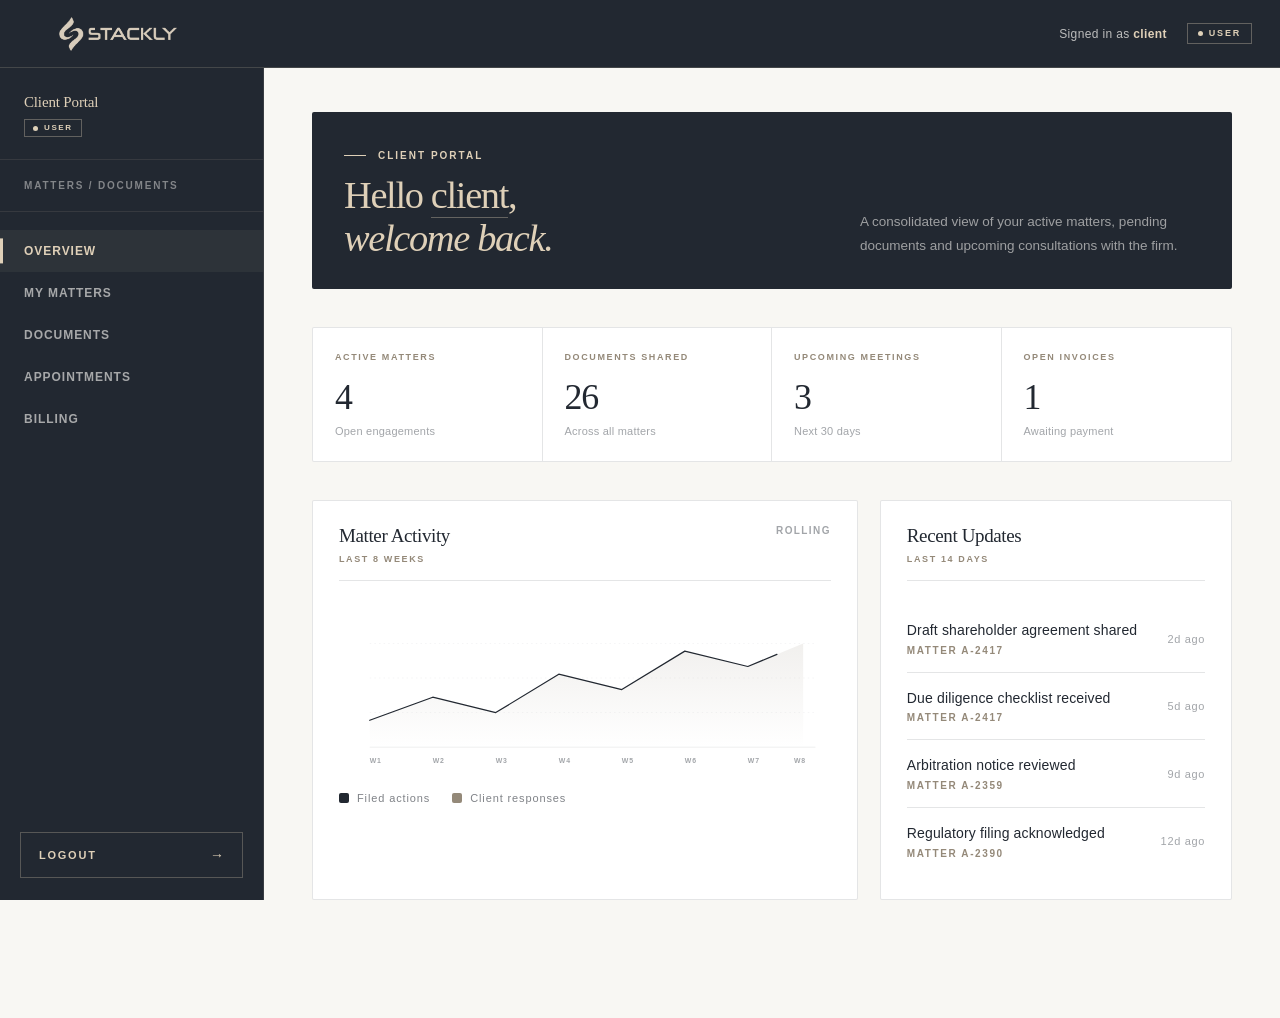
<file: html/user.html>
<!DOCTYPE html>
<html lang="en">

<head>
    <meta charset="UTF-8">
    <meta name="viewport" content="width=device-width, initial-scale=1.0">
    <meta name="description" content="STACKLY Legal — Client Portal.">
    <title>Client Portal — STACKLY Legal</title>
    <link rel="stylesheet" href="../global.css">
    <script src="https://cdn.jsdelivr.net/npm/gsap@3.12.7/dist/gsap.min.js"></script>
    <style>
        /* =========================================================
   USER DASHBOARD — Self-contained
   ========================================================= */

        :root {
            --charcoal: #222831;
            --slate: #393E46;
            --taupe: #948979;
            --ivory: #DFD0B8;
            --white: #f8f7f3;
            --paper: #ffffff;
            --line: rgba(34, 40, 49, 0.12);
            --line-strong: rgba(34, 40, 49, 0.22);
            --muted: rgba(34, 40, 49, 0.58);
            --muted-soft: rgba(34, 40, 49, 0.42);
            --header-h: 68px;
            --sidebar-w: 264px;
            --ease: cubic-bezier(.22, .61, .36, 1);
            --radius: 2px;
        }

        *,
        *::before,
        *::after {
            box-sizing: border-box;
        }

        html,
        body {
            margin: 0;
            padding: 0;
            overflow-x: hidden;
        }

        body.dash {
            background: var(--white);
            color: var(--charcoal);
            font-family: Arial, Helvetica, sans-serif;
            -webkit-font-smoothing: antialiased;
            min-height: 100vh;
            overflow-x: hidden;
        }

        body.dash.no-scroll {
            overflow: hidden;
        }

        img {
            display: block;
            max-width: 100%;
        }

        a {
            color: inherit;
            text-decoration: none;
        }

        button {
            font: inherit;
            border: 0;
            background: transparent;
            cursor: pointer;
        }

        /* =========================================================
   HEADER
   ========================================================= */

        .dash-header {
            position: fixed;
            top: 0;
            left: 0;
            right: 0;
            height: var(--header-h);
            z-index: 200;
            display: flex;
            align-items: center;
            justify-content: space-between;
            gap: 24px;
            padding: 0 28px;
            background: var(--charcoal);
            color: var(--white);
            border-bottom: 1px solid rgba(223, 208, 184, 0.18);
        }

        .dash-header-brand {
            display: inline-flex;
            align-items: center;
            gap: 12px;
            color: var(--ivory);
            flex-shrink: 0;
            transition: opacity .3s ease;
        }

        .dash-header-brand:hover {
            opacity: 0.82;
        }

        .dash-header-brand img {
            width: 180px;
            height: 34px;
            object-fit: contain;
            filter: brightness(0) saturate(100%) invert(87%) sepia(9%) saturate(401%) hue-rotate(357deg) brightness(95%) contrast(89%);
        }

        .dash-header-brand-name {
            font-family: Georgia, "Times New Roman", serif;
            font-size: 18px;
            letter-spacing: -.02em;
        }

        .dash-header-right {
            display: flex;
            align-items: center;
            gap: 20px;
        }

        .dash-header-user {
            display: flex;
            align-items: center;
            gap: 12px;
            color: rgba(248, 247, 243, 0.72);
            font-size: 12px;
            letter-spacing: 0.03em;
        }

        .dash-header-user strong {
            color: var(--ivory);
            font-weight: 600;
        }

        .role-chip {
            display: inline-flex;
            align-items: center;
            gap: 6px;
            padding: 5px 10px;
            border: 1px solid rgba(223, 208, 184, 0.34);
            color: var(--ivory);
            font-size: 9px;
            font-weight: 700;
            letter-spacing: 0.2em;
            text-transform: uppercase;
            line-height: 1;
        }

        .role-chip::before {
            content: "";
            width: 5px;
            height: 5px;
            border-radius: 50%;
            background: var(--ivory);
        }

        .menu-btn {
            display: none;
            width: 40px;
            height: 40px;
            align-items: center;
            justify-content: center;
            color: var(--ivory);
            border: 1px solid rgba(223, 208, 184, 0.28);
        }

        .menu-btn svg {
            width: 18px;
            height: 18px;
        }

        /* =========================================================
   LAYOUT
   ========================================================= */

        .dash-shell {
            display: flex;
            padding-top: var(--header-h);
            min-height: 100vh;
        }

        .dash-sidebar {
            position: fixed;
            top: var(--header-h);
            left: 0;
            bottom: 0;
            width: var(--sidebar-w);
            z-index: 150;
            display: flex;
            flex-direction: column;
            background: var(--charcoal);
            color: var(--white);
            border-right: 1px solid rgba(223, 208, 184, 0.12);
            overflow-y: auto;
        }

        .sidebar-brand {
            display: flex;
            align-items: center;
            gap: 14px;
            padding: 26px 24px 22px;
            border-bottom: 1px solid rgba(223, 208, 184, 0.1);
            transition: background .3s ease;
        }

        .sidebar-brand:hover {
            background: rgba(223, 208, 184, 0.04);
        }

        .sidebar-brand img {
            width: 40px;
            height: 40px;
            object-fit: contain;
            flex-shrink: 0;
            filter: brightness(0) saturate(100%) invert(87%) sepia(9%) saturate(401%) hue-rotate(357deg) brightness(95%) contrast(89%);
        }

        .sidebar-brand-text {
            display: flex;
            flex-direction: column;
            gap: 8px;
            min-width: 0;
        }

        .sidebar-brand-name {
            font-family: Georgia, "Times New Roman", serif;
            font-size: 15px;
            letter-spacing: -.01em;
            color: var(--ivory);
        }

        .sidebar-brand .role-chip {
            align-self: flex-start;
            padding: 4px 8px;
            font-size: 8px;
        }

        .sidebar-meta {
            padding: 20px 24px;
            border-bottom: 1px solid rgba(223, 208, 184, 0.1);
            color: rgba(248, 247, 243, 0.45);
            font-size: 10px;
            font-weight: 700;
            letter-spacing: 0.18em;
            text-transform: uppercase;
        }

        .sidebar-nav {
            flex: 1;
            display: flex;
            flex-direction: column;
            padding: 18px 0;
        }

        .sidebar-nav-item {
            position: relative;
            display: flex;
            align-items: center;
            gap: 14px;
            padding: 14px 24px;
            color: rgba(248, 247, 243, 0.62);
            font-size: 12px;
            font-weight: 600;
            letter-spacing: 0.08em;
            text-transform: uppercase;
            transition: color .3s ease, background .3s ease, padding .3s var(--ease);
        }

        .sidebar-nav-item .nav-index {
            color: var(--taupe);
            font-size: 10px;
            font-weight: 700;
            letter-spacing: 0.14em;
            min-width: 22px;
            transition: color .3s ease;
        }

        .sidebar-nav-item .nav-dot {
            position: absolute;
            left: 0;
            top: 50%;
            width: 3px;
            height: 0;
            background: var(--ivory);
            transform: translateY(-50%);
            transition: height .35s var(--ease);
        }

        .sidebar-nav-item:hover {
            color: var(--ivory);
            background: rgba(223, 208, 184, 0.04);
            padding-left: 28px;
        }

        .sidebar-nav-item.active {
            color: var(--ivory);
            background: rgba(223, 208, 184, 0.06);
        }

        .sidebar-nav-item.active .nav-dot {
            height: 60%;
        }

        .sidebar-nav-item.active .nav-index {
            color: var(--ivory);
        }

        .sidebar-nav-item:focus-visible {
            outline: 2px solid var(--taupe);
            outline-offset: -3px;
        }

        .sidebar-logout {
            display: flex;
            align-items: center;
            justify-content: space-between;
            gap: 14px;
            margin: 16px 20px 22px;
            padding: 14px 18px;
            border: 1px solid rgba(223, 208, 184, 0.28);
            color: var(--ivory);
            font-size: 11px;
            font-weight: 700;
            letter-spacing: 0.16em;
            text-transform: uppercase;
            transition: background .3s ease, color .3s ease, border-color .3s ease;
        }

        .sidebar-logout::after {
            content: "→";
            font-size: 14px;
            letter-spacing: 0;
            transition: transform .35s var(--ease);
        }

        .sidebar-logout:hover {
            background: var(--ivory);
            color: var(--charcoal);
            border-color: var(--ivory);
        }

        .sidebar-logout:hover::after {
            transform: translateX(4px);
        }

        /* =========================================================
   MAIN
   ========================================================= */

        .dash-main {
            flex: 1;
            margin-left: var(--sidebar-w);
            padding: 44px 48px 80px;
            min-width: 0;
            background: var(--white);
        }

        .dash-section {
            display: none;
        }

        .dash-section.active {
            display: block;
        }

        .section-head {
            display: flex;
            justify-content: space-between;
            align-items: flex-end;
            gap: 40px;
            margin-bottom: 42px;
            padding-bottom: 28px;
            border-bottom: 1px solid var(--line);
            flex-wrap: wrap;
        }

        .section-head-left {
            max-width: 620px;
        }

        .section-eyebrow {
            display: inline-flex;
            align-items: center;
            gap: 12px;
            margin-bottom: 16px;
            color: var(--taupe);
            font-size: 10px;
            font-weight: 700;
            letter-spacing: 0.2em;
            text-transform: uppercase;
        }

        .section-eyebrow::before {
            content: "";
            width: 24px;
            height: 1px;
            background: currentColor;
        }

        .section-title {
            margin: 0;
            font-family: Georgia, "Times New Roman", serif;
            font-size: clamp(30px, 3.4vw, 46px);
            font-weight: 400;
            line-height: 1.02;
            letter-spacing: -0.04em;
        }

        .section-title em {
            color: var(--taupe);
            font-style: italic;
        }

        .section-sub {
            max-width: 480px;
            margin: 0;
            color: var(--muted);
            font-size: 13.5px;
            line-height: 1.8;
        }

        .btn {
            display: inline-flex;
            align-items: center;
            justify-content: center;
            gap: 10px;
            min-height: 42px;
            padding: 0 20px;
            border: 1px solid var(--charcoal);
            background: var(--charcoal);
            color: var(--ivory);
            font-size: 10px;
            font-weight: 700;
            letter-spacing: 0.16em;
            text-transform: uppercase;
            transition: background .3s var(--ease), color .3s var(--ease), border-color .3s var(--ease), transform .3s var(--ease);
        }

        .btn::after {
            content: "→";
            font-size: 13px;
            letter-spacing: 0;
            transition: transform .3s var(--ease);
        }

        .btn:hover {
            background: var(--slate);
            transform: translateY(-2px);
        }

        .btn:hover::after {
            transform: translateX(4px);
        }

        .btn-ghost {
            background: transparent;
            color: var(--charcoal);
            border-color: var(--line-strong);
        }

        .btn-ghost:hover {
            background: var(--charcoal);
            color: var(--ivory);
            border-color: var(--charcoal);
        }

        .btn-sm {
            min-height: 34px;
            padding: 0 14px;
            font-size: 9px;
        }

        .greeting {
            display: grid;
            grid-template-columns: 1.4fr 1fr;
            gap: 40px;
            align-items: end;
            padding: 30px 32px;
            margin-bottom: 38px;
            background: var(--charcoal);
            color: var(--white);
            border-radius: var(--radius);
        }

        .greeting-eyebrow {
            display: inline-flex;
            align-items: center;
            gap: 12px;
            margin-bottom: 14px;
            color: var(--ivory);
            font-size: 10px;
            font-weight: 700;
            letter-spacing: 0.2em;
            text-transform: uppercase;
        }

        .greeting-eyebrow::before {
            content: "";
            width: 22px;
            height: 1px;
            background: currentColor;
        }

        .greeting-title {
            margin: 0;
            font-family: Georgia, "Times New Roman", serif;
            font-size: clamp(28px, 3vw, 40px);
            font-weight: 400;
            line-height: 1.05;
            letter-spacing: -0.035em;
            color: var(--ivory);
        }

        .greeting-title em {
            font-style: italic;
        }

        .greeting-title .hello-name {
            display: inline-block;
            border-bottom: 1px solid rgba(223, 208, 184, 0.35);
            padding-bottom: 2px;
        }

        .greeting-copy {
            margin: 0;
            color: rgba(248, 247, 243, 0.58);
            font-size: 13.5px;
            line-height: 1.8;
        }

        /* =========================================================
   STAT CARDS
   ========================================================= */

        .stat-grid {
            display: grid;
            grid-template-columns: repeat(4, 1fr);
            gap: 0;
            border: 1px solid var(--line);
            border-radius: var(--radius);
            margin-bottom: 38px;
            background: var(--paper);
            overflow: hidden;
        }

        .stat {
            padding: 24px 22px;
            border-right: 1px solid var(--line);
            position: relative;
            transition: background .3s ease;
        }

        .stat:last-child {
            border-right: 0;
        }

        .stat:hover {
            background: rgba(148, 137, 121, 0.04);
        }

        .stat-label {
            display: block;
            margin-bottom: 18px;
            color: var(--taupe);
            font-size: 9px;
            font-weight: 700;
            letter-spacing: 0.18em;
            text-transform: uppercase;
        }

        .stat-value {
            display: block;
            font-family: Georgia, "Times New Roman", serif;
            font-size: clamp(28px, 2.8vw, 40px);
            font-weight: 400;
            line-height: 1;
            letter-spacing: -0.035em;
            color: var(--charcoal);
        }

        .stat-sub {
            display: block;
            margin-top: 10px;
            color: var(--muted-soft);
            font-size: 11px;
            letter-spacing: 0.02em;
        }

        /* =========================================================
   PANELS
   ========================================================= */

        .panel-grid {
            display: grid;
            grid-template-columns: 1.55fr 1fr;
            gap: 22px;
            margin-bottom: 38px;
        }

        .panel-grid.split-even {
            grid-template-columns: 1fr 1fr;
        }

        .panel {
            background: var(--paper);
            border: 1px solid var(--line);
            border-radius: var(--radius);
            padding: 24px 26px;
            min-width: 0;
            display: flex;
            flex-direction: column;
        }

        .panel-head {
            display: flex;
            justify-content: space-between;
            align-items: flex-start;
            gap: 20px;
            margin-bottom: 24px;
            padding-bottom: 16px;
            border-bottom: 1px solid var(--line);
        }

        .panel-title {
            margin: 0;
            font-family: Georgia, "Times New Roman", serif;
            font-size: 19px;
            font-weight: 400;
            letter-spacing: -0.02em;
            line-height: 1.2;
        }

        .panel-note {
            display: block;
            margin-top: 6px;
            color: var(--taupe);
            font-size: 9px;
            font-weight: 700;
            letter-spacing: 0.18em;
            text-transform: uppercase;
        }

        .panel-meta {
            color: var(--muted-soft);
            font-size: 10px;
            font-weight: 700;
            letter-spacing: 0.14em;
            text-transform: uppercase;
            white-space: nowrap;
        }

        .panel-body {
            flex: 1;
        }

        .chart-wrap {
            position: relative;
            width: 100%;
        }

        .chart-wrap svg {
            display: block;
            width: 100%;
            height: auto;
            overflow: visible;
        }

        .chart-axis {
            stroke: rgba(34, 40, 49, 0.1);
            stroke-width: 1;
        }

        .chart-gridline {
            stroke: rgba(34, 40, 49, 0.06);
            stroke-width: 1;
            stroke-dasharray: 2 4;
        }

        .chart-label {
            fill: rgba(34, 40, 49, 0.42);
            font-family: Arial, Helvetica, sans-serif;
            font-size: 9px;
            font-weight: 700;
            letter-spacing: 0.12em;
            text-transform: uppercase;
        }

        .bar {
            fill: var(--charcoal);
            transform-origin: 50% 100%;
            transform-box: fill-box;
        }

        .bar.accent {
            fill: var(--taupe);
        }

        .donut-track {
            stroke: rgba(34, 40, 49, 0.08);
        }

        .donut-segment {
            transition: stroke-opacity .3s ease;
        }

        .donut-center-num {
            fill: var(--charcoal);
            font-family: Georgia, serif;
            font-size: 22px;
            letter-spacing: -0.03em;
        }

        .donut-center-label {
            fill: rgba(34, 40, 49, 0.5);
            font-family: Arial, sans-serif;
            font-size: 8px;
            font-weight: 700;
            letter-spacing: 0.18em;
            text-transform: uppercase;
        }

        .donut-legend {
            display: grid;
            gap: 10px;
            margin-top: 22px;
        }

        .legend-row {
            display: grid;
            grid-template-columns: 12px 1fr auto;
            gap: 12px;
            align-items: center;
            font-size: 12px;
            color: var(--muted);
        }

        .legend-swatch {
            width: 10px;
            height: 10px;
            border-radius: 50%;
        }

        .legend-value {
            color: var(--charcoal);
            font-weight: 700;
            font-size: 11px;
            letter-spacing: 0.06em;
        }

        .legend-inline {
            display: flex;
            gap: 22px;
            flex-wrap: wrap;
            margin-top: 18px;
            color: var(--muted);
            font-size: 11px;
            letter-spacing: 0.08em;
        }

        .legend-inline span {
            display: inline-flex;
            align-items: center;
            gap: 8px;
        }

        .legend-inline i {
            width: 10px;
            height: 10px;
            border-radius: 2px;
            display: inline-block;
        }

        .list-rows {
            display: flex;
            flex-direction: column;
        }

        .list-row {
            display: grid;
            grid-template-columns: 1fr auto;
            gap: 20px;
            align-items: center;
            padding: 16px 0;
            border-bottom: 1px solid var(--line);
        }

        .list-row:last-child {
            border-bottom: 0;
        }

        .list-row-title {
            font-size: 14px;
            color: var(--charcoal);
            letter-spacing: 0.01em;
            line-height: 1.4;
            margin-bottom: 4px;
        }

        .list-row-meta {
            color: var(--taupe);
            font-size: 10px;
            font-weight: 700;
            letter-spacing: 0.16em;
            text-transform: uppercase;
        }

        .list-row-right {
            display: flex;
            align-items: center;
            gap: 14px;
            color: var(--muted-soft);
            font-size: 11px;
            letter-spacing: 0.06em;
            white-space: nowrap;
        }

        .status-tag {
            display: inline-flex;
            align-items: center;
            gap: 6px;
            padding: 4px 9px;
            border: 1px solid var(--line-strong);
            color: var(--muted);
            font-size: 9px;
            font-weight: 700;
            letter-spacing: 0.16em;
            text-transform: uppercase;
            line-height: 1;
        }

        .status-tag::before {
            content: "";
            width: 5px;
            height: 5px;
            border-radius: 50%;
            background: currentColor;
        }

        .status-tag.active {
            color: var(--charcoal);
            border-color: var(--charcoal);
        }

        .status-tag.accent {
            color: var(--taupe);
            border-color: var(--taupe);
        }

        .matter-grid {
            display: grid;
            grid-template-columns: repeat(3, 1fr);
            gap: 18px;
            margin-bottom: 38px;
        }

        .matter-card {
            display: flex;
            flex-direction: column;
            gap: 16px;
            padding: 24px 24px 22px;
            background: var(--paper);
            border: 1px solid var(--line);
            border-radius: var(--radius);
            transition: border-color .3s ease, transform .3s var(--ease), box-shadow .3s ease;
        }

        .matter-card:hover {
            border-color: var(--line-strong);
            transform: translateY(-3px);
            box-shadow: 0 20px 34px -26px rgba(34, 40, 49, 0.35);
        }

        .matter-card-top {
            display: flex;
            justify-content: space-between;
            align-items: flex-start;
            gap: 12px;
        }

        .matter-ref {
            color: var(--taupe);
            font-size: 9px;
            font-weight: 700;
            letter-spacing: 0.2em;
            text-transform: uppercase;
        }

        .matter-title {
            margin: 0;
            font-family: Georgia, "Times New Roman", serif;
            font-size: 19px;
            font-weight: 400;
            line-height: 1.25;
            letter-spacing: -0.02em;
        }

        .matter-foot {
            display: flex;
            justify-content: space-between;
            align-items: center;
            gap: 16px;
            padding-top: 16px;
            border-top: 1px solid var(--line);
            margin-top: auto;
            color: var(--muted-soft);
            font-size: 10px;
            letter-spacing: 0.14em;
            text-transform: uppercase;
            font-weight: 700;
        }

        .matter-progress {
            height: 3px;
            width: 100%;
            background: rgba(34, 40, 49, 0.08);
            overflow: hidden;
            margin-top: 10px;
        }

        .matter-progress span {
            display: block;
            height: 100%;
            background: var(--charcoal);
            width: 0;
            transition: width 1.1s var(--ease);
        }

        .doc-row {
            display: grid;
            grid-template-columns: 32px 1fr auto auto;
            gap: 16px;
            align-items: center;
            padding: 16px 0;
            border-bottom: 1px solid var(--line);
        }

        .doc-row:last-child {
            border-bottom: 0;
        }

        .doc-icon {
            width: 32px;
            height: 32px;
            display: inline-flex;
            align-items: center;
            justify-content: center;
            background: var(--ivory);
            color: var(--charcoal);
            font-size: 9px;
            font-weight: 700;
            letter-spacing: 0.08em;
            border-radius: var(--radius);
        }

        .doc-name {
            font-size: 13.5px;
            color: var(--charcoal);
            line-height: 1.4;
        }

        .doc-meta {
            color: var(--taupe);
            font-size: 10px;
            font-weight: 700;
            letter-spacing: 0.14em;
            text-transform: uppercase;
            margin-top: 3px;
        }

        .doc-size {
            color: var(--muted-soft);
            font-size: 11px;
            letter-spacing: 0.06em;
        }

        /* =========================================================
   APPOINTMENTS
   ========================================================= */

        .appt-list {
            display: flex;
            flex-direction: column;
        }

        .appt {
            display: grid;
            grid-template-columns: 110px 1fr auto;
            gap: 22px;
            align-items: center;
            padding: 20px 0;
            border-bottom: 1px solid var(--line);
        }

        .appt:last-child {
            border-bottom: 0;
        }

        .appt-when {
            display: flex;
            flex-direction: column;
            gap: 4px;
            align-items: flex-start;
        }

        .appt-date {
            font-family: Georgia, serif;
            font-size: 22px;
            color: var(--charcoal);
            letter-spacing: -0.02em;
            line-height: 1;
        }

        .appt-time {
            color: var(--taupe);
            font-size: 10px;
            font-weight: 700;
            letter-spacing: 0.16em;
            text-transform: uppercase;
        }

        .appt-relative {
            display: inline-block;
            margin-top: 6px;
            padding: 4px 8px;
            background: var(--ivory);
            color: var(--charcoal);
            font-size: 9px;
            font-weight: 700;
            letter-spacing: 0.12em;
            text-transform: uppercase;
            line-height: 1;
        }

        .appt-relative.is-today {
            background: var(--charcoal);
            color: var(--ivory);
        }

        .appt-title {
            font-size: 14.5px;
            color: var(--charcoal);
            line-height: 1.35;
            margin-bottom: 4px;
        }

        .appt-meta {
            color: var(--muted-soft);
            font-size: 11px;
            letter-spacing: 0.04em;
        }

        /* Calendar strip */

        .cal-strip {
            display: grid;
            grid-template-columns: repeat(7, 1fr);
            gap: 8px;
        }

        .cal-day {
            display: flex;
            flex-direction: column;
            align-items: center;
            gap: 8px;
            padding: 14px 0;
            border: 1px solid var(--line);
            border-radius: var(--radius);
            color: var(--muted);
            font-size: 10px;
            font-weight: 700;
            letter-spacing: 0.14em;
            text-transform: uppercase;
            transition: border-color .3s ease, background .3s ease, color .3s ease;
        }

        .cal-day .cal-num {
            font-family: Georgia, serif;
            font-size: 20px;
            letter-spacing: -0.02em;
            color: var(--charcoal);
            position: relative;
        }

        .cal-day.has-event {
            border-color: var(--charcoal);
            color: var(--charcoal);
        }

        .cal-day.has-event .cal-num::after {
            content: "";
            position: absolute;
            left: 50%;
            bottom: -6px;
            width: 3px;
            height: 3px;
            border-radius: 50%;
            background: var(--taupe);
            transform: translateX(-50%);
        }

        .cal-day.today {
            background: var(--charcoal);
            border-color: var(--charcoal);
            color: var(--ivory);
        }

        .cal-day.today .cal-num {
            color: var(--ivory);
        }

        .cal-day.today .cal-num::after {
            background: var(--ivory);
        }

        /* Billing */

        .invoice-row {
            display: grid;
            grid-template-columns: 110px 1fr auto auto;
            gap: 22px;
            align-items: center;
            padding: 16px 0;
            border-bottom: 1px solid var(--line);
            font-size: 13px;
        }

        .invoice-row:last-child {
            border-bottom: 0;
        }

        .invoice-ref {
            color: var(--taupe);
            font-size: 10px;
            font-weight: 700;
            letter-spacing: 0.16em;
            text-transform: uppercase;
        }

        .invoice-desc {
            color: var(--charcoal);
            letter-spacing: 0.02em;
        }

        .invoice-amount {
            font-family: Georgia, serif;
            font-size: 16px;
            color: var(--charcoal);
            letter-spacing: -0.01em;
            white-space: nowrap;
        }

        /* Empty state */

        .empty-state {
            display: flex;
            flex-direction: column;
            align-items: center;
            justify-content: center;
            padding: 60px 20px;
            text-align: center;
            color: var(--muted);
            font-size: 13px;
            line-height: 1.7;
        }

        .empty-state strong {
            display: block;
            font-family: Georgia, serif;
            font-size: 20px;
            font-weight: 400;
            color: var(--charcoal);
            margin-bottom: 8px;
            letter-spacing: -0.01em;
        }

        /* Mobile overlay */

        .sidebar-backdrop {
            position: fixed;
            inset: var(--header-h) 0 0 0;
            z-index: 140;
            background: rgba(23, 26, 30, 0.42);
            opacity: 0;
            visibility: hidden;
            transition: opacity .35s ease, visibility .35s ease;
        }

        .sidebar-backdrop.visible {
            opacity: 1;
            visibility: visible;
        }

        /* =========================================================
   RESPONSIVE
   ========================================================= */

        @media (max-width: 1180px) {
            .dash-main {
                padding: 36px 36px 70px;
            }

            .stat-grid {
                grid-template-columns: repeat(2, 1fr);
            }

            .stat:nth-child(2) {
                border-right: 0;
            }

            .stat:nth-child(1),
            .stat:nth-child(2) {
                border-bottom: 1px solid var(--line);
            }

            .panel-grid,
            .panel-grid.split-even {
                grid-template-columns: 1fr;
            }
        }

        @media (max-width: 900px) {
            .menu-btn {
                display: inline-flex;
            }

            .dash-header {
                padding: 0 18px;
            }

            .dash-header-user {
                display: none;
            }

            .dash-sidebar {
                transform: translateX(-100%);
                transition: transform .4s var(--ease);
                box-shadow: 30px 0 60px -30px rgba(0, 0, 0, 0.5);
            }

            .dash-sidebar.open {
                transform: translateX(0);
            }

            .dash-main {
                margin-left: 0;
                padding: 30px 22px 60px;
            }

            .matter-grid {
                grid-template-columns: 1fr 1fr;
            }

            .cal-strip {
                grid-template-columns: repeat(4, 1fr);
                gap: 6px;
            }

            .greeting {
                grid-template-columns: 1fr;
                gap: 22px;
                padding: 26px;
            }
        }

        @media (max-width: 620px) {
            .stat-grid {
                grid-template-columns: 1fr;
            }

            .stat {
                border-right: 0;
                border-bottom: 1px solid var(--line);
            }

            .stat:last-child {
                border-bottom: 0;
            }

            .matter-grid {
                grid-template-columns: 1fr;
            }

            .invoice-row {
                grid-template-columns: 1fr auto;
                gap: 8px 16px;
            }

            .invoice-ref {
                grid-column: 1 / -1;
            }

            .invoice-desc {
                grid-column: 1;
            }

            .invoice-amount {
                grid-column: 2;
                text-align: right;
            }

            .appt {
                grid-template-columns: 90px 1fr;
            }

            .appt .btn,
            .appt .status-tag {
                grid-column: 1 / -1;
                justify-self: start;
                margin-top: 4px;
            }

            .doc-row {
                grid-template-columns: 32px 1fr auto;
            }

            .doc-row .doc-size {
                display: none;
            }

            .section-title {
                font-size: clamp(26px, 8vw, 34px);
            }

            .greeting-title {
                font-size: clamp(22px, 7vw, 30px);
            }

            .cal-strip {
                grid-template-columns: repeat(4, 1fr);
            }
        }

        @media (prefers-reduced-motion: reduce) {

            *,
            *::before,
            *::after {
                animation-duration: .01ms !important;
                transition-duration: .01ms !important;
            }
        }
    </style>
</head>

<body class="dash">

    <!-- =========================================================
     HEADER
     ========================================================= -->
    <header class="dash-header">
        <a class="dash-header-brand" href="#overview" data-section-link="overview" aria-label="STACKLY Legal home">
            <img src="../logo.webp" alt="STACKLY Legal logo">
        </a>

        <div class="dash-header-right">
            <div class="dash-header-user">
                <span>Signed in as <strong id="headerUser">client</strong></span>
            </div>
            <span class="role-chip">USER</span>
            <button class="menu-btn" type="button" aria-label="Open navigation" aria-expanded="false"
                aria-controls="dashSidebar">
                <svg viewBox="0 0 24 24" fill="none" stroke="currentColor" stroke-width="1.6" stroke-linecap="round"
                    aria-hidden="true">
                    <line x1="3" y1="7" x2="21" y2="7" />
                    <line x1="3" y1="12" x2="21" y2="12" />
                    <line x1="3" y1="17" x2="21" y2="17" />
                </svg>
            </button>
        </div>
    </header>

    <div class="sidebar-backdrop" id="sidebarBackdrop"></div>

    <!-- =========================================================
     SHELL
     ========================================================= -->
    <div class="dash-shell">

        <!-- SIDEBAR -->
        <aside class="dash-sidebar" id="dashSidebar" aria-label="Dashboard navigation">
            <a class="sidebar-brand" href="#overview" data-section-link="overview"
                aria-label="STACKLY Client Portal — back to top">
                <div class="sidebar-brand-text">
                    <span class="sidebar-brand-name">Client Portal</span>
                    <span class="role-chip">USER</span>
                </div>
            </a>

            <div class="sidebar-meta">Matters / Documents</div>

            <nav class="sidebar-nav" aria-label="Portal sections">
                <a class="sidebar-nav-item active" href="#overview" data-section-link="overview">
                    <span class="nav-dot" aria-hidden="true"></span>
                    
                    <span>Overview</span>
                </a>
                <a class="sidebar-nav-item" href="#matters" data-section-link="matters">
                    <span class="nav-dot" aria-hidden="true"></span>
                    
                    <span>My Matters</span>
                </a>
                <a class="sidebar-nav-item" href="#documents" data-section-link="documents">
                    <span class="nav-dot" aria-hidden="true"></span>
                    
                    <span>Documents</span>
                </a>
                <a class="sidebar-nav-item" href="#appointments" data-section-link="appointments">
                    <span class="nav-dot" aria-hidden="true"></span>
                    
                    <span>Appointments</span>
                </a>
                <a class="sidebar-nav-item" href="#billing" data-section-link="billing">
                    <span class="nav-dot" aria-hidden="true"></span>
                    
                    <span>Billing</span>
                </a>
            </nav>

            <a class="sidebar-logout" href="login.html">Logout</a>
        </aside>

        <!-- MAIN -->
        <main class="dash-main">

            <!-- =========================================================
             SECTION 1 — OVERVIEW
             ========================================================= -->
            <section class="dash-section active" id="overview" aria-labelledby="overview-title">

                <div class="greeting" data-anim="greeting">
                    <div>
                        <div class="greeting-eyebrow">Client Portal</div>
                        <h1 class="greeting-title" id="overview-title">
                            Hello <span class="hello-name" id="greetingName">client</span>,<br>
                            <em>welcome back.</em>
                        </h1>
                    </div>
                    <p class="greeting-copy">
                        A consolidated view of your active matters, pending documents and
                        upcoming consultations with the firm.
                    </p>
                </div>

                <div class="stat-grid" data-anim="stats">
                    <div class="stat">
                        <span class="stat-label">Active Matters</span>
                        <span class="stat-value" data-count="4">0</span>
                        <span class="stat-sub">Open engagements</span>
                    </div>
                    <div class="stat">
                        <span class="stat-label">Documents Shared</span>
                        <span class="stat-value" data-count="27">0</span>
                        <span class="stat-sub">Across all matters</span>
                    </div>
                    <div class="stat">
                        <span class="stat-label">Upcoming Meetings</span>
                        <span class="stat-value" data-count="3">0</span>
                        <span class="stat-sub">Next 30 days</span>
                    </div>
                    <div class="stat">
                        <span class="stat-label">Open Invoices</span>
                        <span class="stat-value" data-count="1">0</span>
                        <span class="stat-sub">Awaiting payment</span>
                    </div>
                </div>

                <div class="panel-grid">
                    <div class="panel" data-anim="panel">
                        <div class="panel-head">
                            <div>
                                <h2 class="panel-title">Matter Activity</h2>
                                <span class="panel-note">Last 8 weeks</span>
                            </div>
                            <span class="panel-meta">Rolling</span>
                        </div>
                        <div class="panel-body">
                            <div class="chart-wrap">
                                <svg viewBox="0 0 640 220" role="img"
                                    aria-label="Line chart showing matter activity over the last 8 weeks">
                                    <defs>
                                        <linearGradient id="uAreaGrad" x1="0" y1="0" x2="0" y2="1">
                                            <stop offset="0%" stop-color="#948979" stop-opacity="0.32" />
                                            <stop offset="100%" stop-color="#948979" stop-opacity="0" />
                                        </linearGradient>
                                    </defs>
                                    <line class="chart-axis" x1="40" y1="185" x2="620" y2="185" />
                                    <line class="chart-gridline" x1="40" y1="140" x2="620" y2="140" />
                                    <line class="chart-gridline" x1="40" y1="95" x2="620" y2="95" />
                                    <line class="chart-gridline" x1="40" y1="50" x2="620" y2="50" />
                                    <text class="chart-label" x="40" y="205">W1</text>
                                    <text class="chart-label" x="122" y="205">W2</text>
                                    <text class="chart-label" x="204" y="205">W3</text>
                                    <text class="chart-label" x="286" y="205">W4</text>
                                    <text class="chart-label" x="368" y="205">W5</text>
                                    <text class="chart-label" x="450" y="205">W6</text>
                                    <text class="chart-label" x="532" y="205">W7</text>
                                    <text class="chart-label" x="592" y="205">W8</text>

                                    <path class="area-path"
                                        d="M40,150 L122,120 L204,140 L286,90 L368,110 L450,60 L532,80 L604,50 L604,185 L40,185 Z"
                                        fill="url(#uAreaGrad)" opacity="0" />
                                    <path class="line-path"
                                        d="M40,150 L122,120 L204,140 L286,90 L368,110 L450,60 L532,80 L604,50"
                                        fill="none" stroke="#222831" stroke-width="1.6" stroke-linejoin="round"
                                        stroke-linecap="round" />
                                    <circle class="dot-path" cx="604" cy="50" r="3.5" fill="#222831" />
                                </svg>
                            </div>
                            <div class="legend-inline">
                                <span><i style="background:#222831"></i>Filed actions</span>
                                <span><i style="background:#948979"></i>Client responses</span>
                            </div>
                        </div>
                    </div>

                    <div class="panel" data-anim="panel">
                        <div class="panel-head">
                            <div>
                                <h2 class="panel-title">Recent Updates</h2>
                                <span class="panel-note">Last 14 days</span>
                            </div>
                        </div>
                        <div class="panel-body">
                            <div class="list-rows">
                                <div class="list-row">
                                    <div>
                                        <div class="list-row-title">Draft shareholder agreement shared</div>
                                        <div class="list-row-meta">Matter A-2417</div>
                                    </div>
                                    <div class="list-row-right">2d ago</div>
                                </div>
                                <div class="list-row">
                                    <div>
                                        <div class="list-row-title">Due diligence checklist received</div>
                                        <div class="list-row-meta">Matter A-2417</div>
                                    </div>
                                    <div class="list-row-right">5d ago</div>
                                </div>
                                <div class="list-row">
                                    <div>
                                        <div class="list-row-title">Arbitration notice reviewed</div>
                                        <div class="list-row-meta">Matter A-2359</div>
                                    </div>
                                    <div class="list-row-right">9d ago</div>
                                </div>
                                <div class="list-row">
                                    <div>
                                        <div class="list-row-title">Regulatory filing acknowledged</div>
                                        <div class="list-row-meta">Matter A-2390</div>
                                    </div>
                                    <div class="list-row-right">12d ago</div>
                                </div>
                            </div>
                        </div>
                    </div>
                </div>
            </section>

            <!-- =========================================================
             SECTION 2 — MY MATTERS
             ========================================================= -->
            <section class="dash-section" id="matters" aria-labelledby="matters-title">
                <div class="section-head">
                    <div class="section-head-left">
                        <div class="section-eyebrow">My Matters / 02</div>
                        <h1 class="section-title" id="matters-title">Active <em>engagements.</em></h1>
                        <p class="section-sub">A consolidated view of open matters, current stages and matter-specific
                            progress.</p>
                    </div>
                    <a class="btn" href="../404.html">Request new matter</a>
                </div>

                <div class="matter-grid" data-anim="matters">
                    <article class="matter-card">
                        <div class="matter-card-top">
                            <span class="matter-ref">A-2417</span>
                            <span class="status-tag active">Active</span>
                        </div>
                        <h2 class="matter-title">Shareholder agreement &amp; governance review</h2>
                        <div>
                            <div class="matter-progress"><span data-progress="72"></span></div>
                        </div>
                        <div class="matter-foot">
                            <span>Stage 4 / 5</span>
                            <span>Corporate</span>
                        </div>
                    </article>

                    <article class="matter-card">
                        <div class="matter-card-top">
                            <span class="matter-ref">A-2359</span>
                            <span class="status-tag accent">In review</span>
                        </div>
                        <h2 class="matter-title">Commercial arbitration — supply dispute</h2>
                        <div>
                            <div class="matter-progress"><span data-progress="45"></span></div>
                        </div>
                        <div class="matter-foot">
                            <span>Stage 2 / 5</span>
                            <span>Disputes</span>
                        </div>
                    </article>

                    <article class="matter-card">
                        <div class="matter-card-top">
                            <span class="matter-ref">A-2390</span>
                            <span class="status-tag">Filed</span>
                        </div>
                        <h2 class="matter-title">Regulatory filing — data protection update</h2>
                        <div>
                            <div class="matter-progress"><span data-progress="88"></span></div>
                        </div>
                        <div class="matter-foot">
                            <span>Stage 5 / 5</span>
                            <span>Regulatory</span>
                        </div>
                    </article>
                </div>

                <div class="panel-grid split-even">
                    <div class="panel" data-anim="panel">
                        <div class="panel-head">
                            <div>
                                <h2 class="panel-title">Matter Distribution</h2>
                                <span class="panel-note">By practice area</span>
                            </div>
                        </div>
                        <div class="panel-body">
                            <div class="chart-wrap" style="max-width:280px; margin:0 auto;">
                                <svg viewBox="0 0 120 120" role="img"
                                    aria-label="Donut chart of matters by practice area">
                                    <circle class="donut-track" cx="60" cy="60" r="44" fill="none" stroke-width="11" />
                                    <circle class="donut-segment" cx="60" cy="60" r="44" fill="none" stroke="#222831"
                                        stroke-width="11" stroke-dasharray="0 276.46" transform="rotate(-90 60 60)" />
                                    <circle class="donut-segment" cx="60" cy="60" r="44" fill="none" stroke="#948979"
                                        stroke-width="11" stroke-dasharray="0 276.46" transform="rotate(-90 60 60)"
                                        data-dash="110.58" />
                                    <circle class="donut-segment" cx="60" cy="60" r="44" fill="none" stroke="#DFD0B8"
                                        stroke-width="11" stroke-dasharray="0 276.46" transform="rotate(-90 60 60)"
                                        data-dash="55.29" />
                                    <text class="donut-center-num" x="60" y="62" text-anchor="middle">4</text>
                                    <text class="donut-center-label" x="60" y="76" text-anchor="middle">Matters</text>
                                </svg>
                            </div>
                            <div class="donut-legend">
                                <div class="legend-row">
                                    <span class="legend-swatch" style="background:#222831"></span>
                                    <span>Corporate &amp; Commercial</span>
                                    <span class="legend-value">2</span>
                                </div>
                                <div class="legend-row">
                                    <span class="legend-swatch" style="background:#948979"></span>
                                    <span>Dispute Resolution</span>
                                    <span class="legend-value">1</span>
                                </div>
                                <div class="legend-row">
                                    <span class="legend-swatch" style="background:#DFD0B8"></span>
                                    <span>Regulatory &amp; Compliance</span>
                                    <span class="legend-value">1</span>
                                </div>
                            </div>
                        </div>
                    </div>

                    <div class="panel" data-anim="panel">
                        <div class="panel-head">
                            <div>
                                <h2 class="panel-title">Matter Stages</h2>
                                <span class="panel-note">All active matters</span>
                            </div>
                        </div>
                        <div class="panel-body">
                            <div class="chart-wrap">
                                <svg viewBox="0 0 400 220" role="img" aria-label="Bar chart showing matters by stage">
                                    <line class="chart-axis" x1="40" y1="185" x2="380" y2="185" />
                                    <line class="chart-gridline" x1="40" y1="140" x2="380" y2="140" />
                                    <line class="chart-gridline" x1="40" y1="95" x2="380" y2="95" />
                                    <line class="chart-gridline" x1="40" y1="50" x2="380" y2="50" />

                                    <rect class="bar" x="60" y="150" width="34" height="35" data-h="35" />
                                    <rect class="bar accent" x="120" y="110" width="34" height="75" data-h="75" />
                                    <rect class="bar" x="180" y="90" width="34" height="95" data-h="95" />
                                    <rect class="bar accent" x="240" y="130" width="34" height="55" data-h="55" />
                                    <rect class="bar" x="300" y="60" width="34" height="125" data-h="125" />

                                    <text class="chart-label" x="77" y="205" text-anchor="middle">Intake</text>
                                    <text class="chart-label" x="137" y="205" text-anchor="middle">Draft</text>
                                    <text class="chart-label" x="197" y="205" text-anchor="middle">Review</text>
                                    <text class="chart-label" x="257" y="205" text-anchor="middle">Negot.</text>
                                    <text class="chart-label" x="317" y="205" text-anchor="middle">Close</text>
                                </svg>
                            </div>
                        </div>
                    </div>
                </div>

                <div class="panel" data-anim="panel">
                    <div class="panel-head">
                        <div>
                            <h2 class="panel-title">Recent Matter Activity</h2>
                            <span class="panel-note">Across all engagements</span>
                        </div>
                        <span class="panel-meta">Last 30 days</span>
                    </div>
                    <div class="panel-body">
                        <div class="list-rows">
                            <div class="list-row">
                                <div>
                                    <div class="list-row-title">Draft shareholder agreement circulated for comment</div>
                                    <div class="list-row-meta">A-2417 · Corporate</div>
                                </div>
                                <div class="list-row-right">
                                    <span class="status-tag active">Active</span>
                                    <span>2d ago</span>
                                </div>
                            </div>
                            <div class="list-row">
                                <div>
                                    <div class="list-row-title">Respondent's statement of defence reviewed</div>
                                    <div class="list-row-meta">A-2359 · Disputes</div>
                                </div>
                                <div class="list-row-right">
                                    <span class="status-tag accent">In review</span>
                                    <span>6d ago</span>
                                </div>
                            </div>
                            <div class="list-row">
                                <div>
                                    <div class="list-row-title">Regulatory acknowledgement received</div>
                                    <div class="list-row-meta">A-2390 · Regulatory</div>
                                </div>
                                <div class="list-row-right">
                                    <span class="status-tag">Filed</span>
                                    <span>11d ago</span>
                                </div>
                            </div>
                        </div>
                    </div>
                </div>
            </section>

            <!-- =========================================================
             SECTION 3 — DOCUMENTS
             ========================================================= -->
            <section class="dash-section" id="documents" aria-labelledby="documents-title">
                <div class="section-head">
                    <div class="section-head-left">
                        <div class="section-eyebrow">Documents / 03</div>
                        <h1 class="section-title" id="documents-title">Shared <em>documents.</em></h1>
                        <p class="section-sub">Every document exchanged with the firm, kept in one place and organised
                            by matter.</p>
                    </div>
                    <a class="btn" href="../404.html">Upload document</a>
                </div>

                <div class="stat-grid" data-anim="stats">
                    <div class="stat">
                        <span class="stat-label">Total Documents</span>
                        <span class="stat-value" data-count="27">0</span>
                        <span class="stat-sub">Across all matters</span>
                    </div>
                    <div class="stat">
                        <span class="stat-label">Shared This Month</span>
                        <span class="stat-value" data-count="6">0</span>
                        <span class="stat-sub">All categories</span>
                    </div>
                    <div class="stat">
                        <span class="stat-label">Awaiting Signature</span>
                        <span class="stat-value" data-count="2">0</span>
                        <span class="stat-sub">Action required</span>
                    </div>
                    <div class="stat">
                        <span class="stat-label">Storage Used</span>
                        <span class="stat-value" data-count="84" data-suffix="%">0</span>
                        <span class="stat-sub">Of 5 GB allowance</span>
                    </div>
                </div>

                <div class="panel-grid split-even">
                    <div class="panel" data-anim="panel">
                        <div class="panel-head">
                            <div>
                                <h2 class="panel-title">Document Types</h2>
                                <span class="panel-note">By category</span>
                            </div>
                        </div>
                        <div class="panel-body">
                            <div class="chart-wrap" style="max-width:280px; margin:0 auto;">
                                <svg viewBox="0 0 120 120" role="img" aria-label="Donut chart of documents by category">
                                    <circle class="donut-track" cx="60" cy="60" r="44" fill="none" stroke-width="11" />
                                    <circle class="donut-segment" cx="60" cy="60" r="44" fill="none" stroke="#222831"
                                        stroke-width="11" stroke-dasharray="0 276.46" transform="rotate(-90 60 60)"
                                        data-dash="121.65" />
                                    <circle class="donut-segment" cx="60" cy="60" r="44" fill="none" stroke="#948979"
                                        stroke-width="11" stroke-dasharray="0 276.46" transform="rotate(-90 60 60)"
                                        data-dash="82.94" />
                                    <circle class="donut-segment" cx="60" cy="60" r="44" fill="none" stroke="#DFD0B8"
                                        stroke-width="11" stroke-dasharray="0 276.46" transform="rotate(-90 60 60)"
                                        data-dash="55.29" />
                                    <text class="donut-center-num" x="60" y="62" text-anchor="middle">27</text>
                                    <text class="donut-center-label" x="60" y="76" text-anchor="middle">Files</text>
                                </svg>
                            </div>
                            <div class="donut-legend">
                                <div class="legend-row">
                                    <span class="legend-swatch" style="background:#222831"></span>
                                    <span>Contracts &amp; agreements</span>
                                    <span class="legend-value">12</span>
                                </div>
                                <div class="legend-row">
                                    <span class="legend-swatch" style="background:#948979"></span>
                                    <span>Correspondence</span>
                                    <span class="legend-value">8</span>
                                </div>
                                <div class="legend-row">
                                    <span class="legend-swatch" style="background:#DFD0B8"></span>
                                    <span>Filings &amp; evidence</span>
                                    <span class="legend-value">7</span>
                                </div>
                            </div>
                        </div>
                    </div>

                    <div class="panel" data-anim="panel">
                        <div class="panel-head">
                            <div>
                                <h2 class="panel-title">Recent Documents</h2>
                                <span class="panel-note">Last 14 days</span>
                            </div>
                        </div>
                        <div class="panel-body">
                            <div class="list-rows">
                                <div class="doc-row">
                                    <span class="doc-icon">PDF</span>
                                    <div>
                                        <div class="doc-name">Shareholder Agreement (Draft 3)</div>
                                        <div class="doc-meta">A-2417 · 2 days ago</div>
                                    </div>
                                    <span class="doc-size">184 KB</span>
                                    <a class="btn btn-ghost btn-sm" href="../404.html">Open</a>
                                </div>
                                <div class="doc-row">
                                    <span class="doc-icon">DOC</span>
                                    <div>
                                        <div class="doc-name">Due Diligence Checklist</div>
                                        <div class="doc-meta">A-2417 · 5 days ago</div>
                                    </div>
                                    <span class="doc-size">62 KB</span>
                                    <a class="btn btn-ghost btn-sm" href="../404.html">Open</a>
                                </div>
                                <div class="doc-row">
                                    <span class="doc-icon">PDF</span>
                                    <div>
                                        <div class="doc-name">Regulatory Filing Acknowledgement</div>
                                        <div class="doc-meta">A-2390 · 11 days ago</div>
                                    </div>
                                    <span class="doc-size">96 KB</span>
                                    <a class="btn btn-ghost btn-sm" href="../404.html">Open</a>
                                </div>
                                <div class="doc-row">
                                    <span class="doc-icon">XLS</span>
                                    <div>
                                        <div class="doc-name">Fee Schedule — Q3</div>
                                        <div class="doc-meta">General · 13 days ago</div>
                                    </div>
                                    <span class="doc-size">28 KB</span>
                                    <a class="btn btn-ghost btn-sm" href="../404.html">Open</a>
                                </div>
                            </div>
                        </div>
                    </div>
                </div>

                <div class="panel" data-anim="panel">
                    <div class="panel-head">
                        <div>
                            <h2 class="panel-title">All Documents</h2>
                            <span class="panel-note">Most recent first</span>
                        </div>
                        <span class="panel-meta">27 files</span>
                    </div>
                    <div class="panel-body">
                        <div class="list-rows">
                            <div class="doc-row">
                                <span class="doc-icon">PDF</span>
                                <div>
                                    <div class="doc-name">Commercial Arbitration — Statement of Defence</div>
                                    <div class="doc-meta">A-2359 · 4 days ago</div>
                                </div>
                                <span class="doc-size">248 KB</span>
                                <a class="btn btn-ghost btn-sm" href="../404.html">Open</a>
                            </div>
                            <div class="doc-row">
                                <span class="doc-icon">PDF</span>
                                <div>
                                    <div class="doc-name">Board Resolution — Governance Update</div>
                                    <div class="doc-meta">A-2417 · 6 days ago</div>
                                </div>
                                <span class="doc-size">142 KB</span>
                                <a class="btn btn-ghost btn-sm" href="../404.html">Open</a>
                            </div>
                            <div class="doc-row">
                                <span class="doc-icon">DOC</span>
                                <div>
                                    <div class="doc-name">Data Protection Impact Assessment</div>
                                    <div class="doc-meta">A-2390 · 9 days ago</div>
                                </div>
                                <span class="doc-size">210 KB</span>
                                <a class="btn btn-ghost btn-sm" href="../404.html">Open</a>
                            </div>
                        </div>
                    </div>
                </div>
            </section>

            <!-- =========================================================
             SECTION 4 — APPOINTMENTS  (fully dynamic)
             ========================================================= -->
            <section class="dash-section" id="appointments" aria-labelledby="appointments-title">
                <div class="section-head">
                    <div class="section-head-left">
                        <div class="section-eyebrow">Appointments / 04</div>
                        <h1 class="section-title" id="appointments-title">Consultation <em>schedule.</em></h1>
                        <p class="section-sub">Upcoming consultations with the firm, past meetings and the ability to
                            request a new one.</p>
                    </div>
                    <a class="btn" href="../404.html">Request appointment</a>
                </div>

                <!-- 4.1 — Current week calendar (auto-generated) -->
                <div class="panel" data-anim="panel" style="margin-bottom:38px;">
                    <div class="panel-head">
                        <div>
                            <h2 class="panel-title">This Week</h2>
                            <span class="panel-note" id="calWeekLabel">—</span>
                        </div>
                        <span class="panel-meta" id="calTodayLabel">—</span>
                    </div>
                    <div class="panel-body">
                        <div class="cal-strip" id="calStrip" role="grid" aria-label="Current week calendar"></div>
                    </div>
                </div>

                <!-- 4.2 — Upcoming consultations (auto-rendered) -->
                <div class="panel" data-anim="panel" style="margin-bottom:38px;">
                    <div class="panel-head">
                        <div>
                            <h2 class="panel-title">Upcoming Consultations</h2>
                            <span class="panel-note">Next 30 days</span>
                        </div>
                        <span class="panel-meta" id="upcomingCount">— scheduled</span>
                    </div>
                    <div class="panel-body">
                        <div class="appt-list" id="upcomingList"></div>
                    </div>
                </div>

                <!-- 4.3 — Past consultations (auto-rendered) -->
                <div class="panel" data-anim="panel">
                    <div class="panel-head">
                        <div>
                            <h2 class="panel-title">Past Consultations</h2>
                            <span class="panel-note">Last 90 days</span>
                        </div>
                        <span class="panel-meta" id="pastCount">— completed</span>
                    </div>
                    <div class="panel-body">
                        <div class="appt-list" id="pastList"></div>
                    </div>
                </div>
            </section>

            <!-- =========================================================
             SECTION 5 — BILLING
             ========================================================= -->
            <section class="dash-section" id="billing" aria-labelledby="billing-title">
                <div class="section-head">
                    <div class="section-head-left">
                        <div class="section-eyebrow">Billing / 05</div>
                        <h1 class="section-title" id="billing-title">Accounts <em>&amp; invoices.</em></h1>
                        <p class="section-sub">A clear view of what has been invoiced, what has been paid and what
                            remains outstanding.</p>
                    </div>
                    <a class="btn" href="../404.html">Download statement</a>
                </div>

                <div class="stat-grid" data-anim="stats">
                    <div class="stat">
                        <span class="stat-label">Outstanding Balance</span>
                        <span class="stat-value">₹ 48,200</span>
                        <span class="stat-sub">Due in 14 days</span>
                    </div>
                    <div class="stat">
                        <span class="stat-label">Paid This Year</span>
                        <span class="stat-value">₹ 3,12,000</span>
                        <span class="stat-sub">Across 8 invoices</span>
                    </div>
                    <div class="stat">
                        <span class="stat-label">Open Invoices</span>
                        <span class="stat-value" data-count="1">0</span>
                        <span class="stat-sub">Awaiting payment</span>
                    </div>
                    <div class="stat">
                        <span class="stat-label">Retainer Remaining</span>
                        <span class="stat-value" data-count="62" data-suffix="%">0</span>
                        <span class="stat-sub">Of current quarter</span>
                    </div>
                </div>

                <div class="panel" data-anim="panel" style="margin-bottom:38px;">
                    <div class="panel-head">
                        <div>
                            <h2 class="panel-title">Monthly Spend</h2>
                            <span class="panel-note">Last 8 months</span>
                        </div>
                        <span class="panel-meta">INR</span>
                    </div>
                    <div class="panel-body">
                        <div class="chart-wrap">
                            <svg viewBox="0 0 640 220" role="img" aria-label="Bar chart of monthly spend">
                                <line class="chart-axis" x1="40" y1="185" x2="620" y2="185" />
                                <line class="chart-gridline" x1="40" y1="140" x2="620" y2="140" />
                                <line class="chart-gridline" x1="40" y1="95" x2="620" y2="95" />
                                <line class="chart-gridline" x1="40" y1="50" x2="620" y2="50" />

                                <rect class="bar" x="60" y="110" width="36" height="75" data-h="75" />
                                <rect class="bar" x="130" y="90" width="36" height="95" data-h="95" />
                                <rect class="bar accent" x="200" y="120" width="36" height="65" data-h="65" />
                                <rect class="bar" x="270" y="70" width="36" height="115" data-h="115" />
                                <rect class="bar accent" x="340" y="100" width="36" height="85" data-h="85" />
                                <rect class="bar" x="410" y="55" width="36" height="130" data-h="130" />
                                <rect class="bar accent" x="480" y="85" width="36" height="100" data-h="100" />
                                <rect class="bar" x="550" y="40" width="36" height="145" data-h="145" />

                                <text class="chart-label" x="78" y="205" text-anchor="middle">Feb</text>
                                <text class="chart-label" x="148" y="205" text-anchor="middle">Mar</text>
                                <text class="chart-label" x="218" y="205" text-anchor="middle">Apr</text>
                                <text class="chart-label" x="288" y="205" text-anchor="middle">May</text>
                                <text class="chart-label" x="358" y="205" text-anchor="middle">Jun</text>
                                <text class="chart-label" x="428" y="205" text-anchor="middle">Jul</text>
                                <text class="chart-label" x="498" y="205" text-anchor="middle">Aug</text>
                                <text class="chart-label" x="568" y="205" text-anchor="middle">Sep</text>
                            </svg>
                        </div>
                    </div>
                </div>

                <div class="panel" data-anim="panel">
                    <div class="panel-head">
                        <div>
                            <h2 class="panel-title">Invoices</h2>
                            <span class="panel-note">2026</span>
                        </div>
                    </div>
                    <div class="panel-body">
                        <div class="list-rows">
                            <div class="invoice-row">
                                <span class="invoice-ref">INV-2417-08</span>
                                <span class="invoice-desc">Corporate — shareholder agreement &amp; governance</span>
                                <span class="invoice-amount">₹ 24,800</span>
                                <span class="status-tag accent">Due</span>
                            </div>
                            <div class="invoice-row">
                                <span class="invoice-ref">INV-2359-07</span>
                                <span class="invoice-desc">Disputes — arbitration preparation</span>
                                <span class="invoice-amount">₹ 42,600</span>
                                <span class="status-tag active">Paid</span>
                            </div>
                            <div class="invoice-row">
                                <span class="invoice-ref">INV-2390-06</span>
                                <span class="invoice-desc">Regulatory — data protection filing</span>
                                <span class="invoice-amount">₹ 18,400</span>
                                <span class="status-tag active">Paid</span>
                            </div>
                            <div class="invoice-row">
                                <span class="invoice-ref">INV-2417-05</span>
                                <span class="invoice-desc">Corporate — review &amp; drafting</span>
                                <span class="invoice-amount">₹ 36,200</span>
                                <span class="status-tag active">Paid</span>
                            </div>
                        </div>
                    </div>
                </div>
            </section>

        </main>
    </div>

    <!-- =========================================================
     SCRIPT
     ========================================================= -->
    <script>
        document.addEventListener("DOMContentLoaded", () => {
            const reducedMotion = window.matchMedia("(prefers-reduced-motion: reduce)").matches;

            /* =========================================================
               Greeting — pull email from localStorage
               ========================================================= */
            let email = "";
            try { email = localStorage.getItem("userEmail") || ""; } catch (e) { email = ""; }

            const prefix = email && email.includes("@") ? email.split("@")[0] : "client";

            const headerUser = document.getElementById("headerUser");
            const greetingName = document.getElementById("greetingName");

            if (headerUser) headerUser.textContent = prefix;
            if (greetingName) greetingName.textContent = prefix;

            /* =========================================================
               =========================================================
               APPOINTMENTS — dynamic dates
               =========================================================
               To add or change an appointment, edit the arrays below.
               - offsetDays: days from today (positive = future, negative = past)
               - time: 24-hour string, displayed with " IST" appended
               ========================================================= */
            const upcomingAppointments = [
                {
                    title: "Shareholder agreement — negotiation walkthrough",
                    matter: "A-2417",
                    lawyer: "Adrian Mercer",
                    location: "Salem office",
                    offsetDays: 1,
                    time: "10:30"
                },
                {
                    title: "Arbitration preparation call",
                    matter: "A-2359",
                    lawyer: "Elena Hart",
                    location: "Video conference",
                    offsetDays: 7,
                    time: "14:00"
                },
                {
                    title: "Regulatory filing review",
                    matter: "A-2390",
                    lawyer: "Daniel Rowan",
                    location: "Salem office",
                    offsetDays: 15,
                    time: "11:15"
                }
            ];

            const pastAppointments = [
                {
                    title: "Initial consultation — governance review",
                    matter: "A-2417",
                    lawyer: "Adrian Mercer",
                    location: "Salem office",
                    offsetDays: -14,
                    time: "09:30"
                },
                {
                    title: "Dispute scoping — supply agreement",
                    matter: "A-2359",
                    lawyer: "Elena Hart",
                    location: "Video conference",
                    offsetDays: -28,
                    time: "15:45"
                }
            ];

            /* ---------- Date helpers ---------- */

            function startOfDay(d) {
                const x = new Date(d);
                x.setHours(0, 0, 0, 0);
                return x;
            }

            function addDays(d, n) {
                const x = new Date(d);
                x.setDate(x.getDate() + n);
                return x;
            }

            function shortDate(d) {
                const day = d.getDate();
                const month = d.toLocaleString("en-GB", { month: "short" });
                return `${day} ${month}`;
            }

            function weekdayShort(d) {
                return d.toLocaleString("en-GB", { weekday: "short" });
            }

            function relativeLabel(target, today) {
                const t = startOfDay(target);
                const now = startOfDay(today);
                const diff = Math.round((t - now) / 86400000);

                if (diff === 0) return "Today";
                if (diff === 1) return "Tomorrow";
                if (diff === -1) return "Yesterday";

                if (diff > 0) {
                    if (diff < 7) return `in ${diff} days`;
                    if (diff < 14) return "in 1 week";
                    if (diff < 21) return "in 2 weeks";
                    if (diff < 28) return "in 3 weeks";
                    return `in ${Math.round(diff / 7)} weeks`;
                }

                const abs = Math.abs(diff);
                if (abs < 7) return `${abs} days ago`;
                if (abs < 14) return "1 week ago";
                if (abs < 21) return "2 weeks ago";
                if (abs < 28) return "3 weeks ago";
                return `${Math.round(abs / 7)} weeks ago`;
            }

            /* ---------- Build the current-week calendar strip ---------- */

            function buildCalendarStrip() {
                const strip = document.getElementById("calStrip");
                const weekLabel = document.getElementById("calWeekLabel");
                const todayLabel = document.getElementById("calTodayLabel");
                if (!strip) return;

                const today = new Date();
                const day = today.getDay();               /* 0 = Sun */
                const diff = day === 0 ? -6 : 1 - day;    /* distance back to Monday */
                const monday = addDays(today, diff);

                /* Build the seven days */
                const weekDays = [];
                for (let i = 0; i < 7; i++) weekDays.push(addDays(monday, i));

                /* Week label: "08 – 14 Sep 2026" (or "29 Aug – 04 Sep 2026") */
                if (weekLabel) {
                    const first = weekDays[0];
                    const last = weekDays[6];
                    const firstMonth = first.toLocaleString("en-GB", { month: "short" });
                    const lastMonth = last.toLocaleString("en-GB", { month: "short" });
                    const year = last.getFullYear();

                    let label;
                    if (firstMonth === lastMonth) {
                        label = `${String(first.getDate()).padStart(2, "0")} – ${String(last.getDate()).padStart(2, "0")} ${firstMonth} ${year}`;
                    } else {
                        label = `${String(first.getDate()).padStart(2, "0")} ${firstMonth} – ${String(last.getDate()).padStart(2, "0")} ${lastMonth} ${year}`;
                    }
                    weekLabel.textContent = label;
                }

                /* Today caption */
                if (todayLabel) {
                    const t = today.toLocaleString("en-GB", {
                        weekday: "long", day: "2-digit", month: "short", year: "numeric"
                    });
                    todayLabel.textContent = t;
                }

                /* Collect the days that have appointments (within this week only) */
                const allAppointments = [...upcomingAppointments, ...pastAppointments];
                const eventKeys = new Set();
                allAppointments.forEach((a) => {
                    const d = addDays(today, a.offsetDays);
                    eventKeys.add(startOfDay(d).getTime());
                });

                const todayKey = startOfDay(today).getTime();

                /* Render */
                strip.innerHTML = "";
                weekDays.forEach((d) => {
                    const el = document.createElement("div");
                    el.className = "cal-day";
                    el.setAttribute("role", "gridcell");

                    const key = startOfDay(d).getTime();
                    if (eventKeys.has(key)) el.classList.add("has-event");
                    if (key === todayKey) el.classList.add("today");

                    const wd = weekdayShort(d);
                    const num = d.getDate();
                    el.innerHTML = `<span>${wd}</span><span class="cal-num">${num}</span>`;
                    strip.appendChild(el);
                });
            }

            /* ---------- Build the upcoming & past appointment lists ---------- */

            function buildAppointmentLists() {
                const upcomingList = document.getElementById("upcomingList");
                const pastList = document.getElementById("pastList");
                const upcomingCount = document.getElementById("upcomingCount");
                const pastCount = document.getElementById("pastCount");

                const today = new Date();

                /* ----- Upcoming ----- */
                if (upcomingList) {
                    upcomingList.innerHTML = "";

                    if (upcomingAppointments.length === 0) {
                        upcomingList.innerHTML =
                            `<div class="empty-state"><strong>No upcoming appointments</strong>You have no scheduled consultations at the moment.</div>`;
                    } else {
                        upcomingAppointments
                            .slice()
                            .sort((a, b) => a.offsetDays - b.offsetDays)
                            .forEach((a) => {
                                const date = addDays(today, a.offsetDays);
                                const rel = relativeLabel(date, today);
                                const isToday = startOfDay(date).getTime() === startOfDay(today).getTime();

                                const el = document.createElement("div");
                                el.className = "appt";
                                el.innerHTML = `
                            <div class="appt-when">
                                <span class="appt-date">${shortDate(date)}</span>
                                <span class="appt-time">${a.time} IST</span>
                                <span class="appt-relative${isToday ? " is-today" : ""}">${rel}</span>
                            </div>
                            <div>
                                <div class="appt-title">${a.title}</div>
                                <div class="appt-meta">${a.matter} · ${a.lawyer} · ${a.location}</div>
                            </div>
                            <a class="btn btn-ghost btn-sm" href="../404.html">Details</a>
                        `;
                                upcomingList.appendChild(el);
                            });
                    }
                }

                if (upcomingCount) {
                    const n = upcomingAppointments.length;
                    upcomingCount.textContent = `${n} scheduled`;
                }

                /* ----- Past ----- */
                if (pastList) {
                    pastList.innerHTML = "";

                    if (pastAppointments.length === 0) {
                        pastList.innerHTML =
                            `<div class="empty-state"><strong>No past appointments</strong>Past consultations will appear here once completed.</div>`;
                    } else {
                        pastAppointments
                            .slice()
                            .sort((a, b) => b.offsetDays - a.offsetDays)   /* most recent first */
                            .forEach((a) => {
                                const date = addDays(today, a.offsetDays);
                                const rel = relativeLabel(date, today);

                                const el = document.createElement("div");
                                el.className = "appt";
                                el.innerHTML = `
                            <div class="appt-when">
                                <span class="appt-date">${shortDate(date)}</span>
                                <span class="appt-time">${a.time} IST</span>
                                <span class="appt-relative">${rel}</span>
                            </div>
                            <div>
                                <div class="appt-title">${a.title}</div>
                                <div class="appt-meta">${a.matter} · ${a.lawyer} · ${a.location}</div>
                            </div>
                            <span class="status-tag">Completed</span>
                        `;
                                pastList.appendChild(el);
                            });
                    }
                }

                if (pastCount) {
                    const n = pastAppointments.length;
                    pastCount.textContent = `${n} completed`;
                }
            }

            /* ---------- Run on load ---------- */
            buildCalendarStrip();
            buildAppointmentLists();

            /* =========================================================
               Sidebar navigation (section switching)
               ========================================================= */
            const navItems = document.querySelectorAll("[data-section-link]");
            const sidebar = document.getElementById("dashSidebar");
            const backdrop = document.getElementById("sidebarBackdrop");
            const menuBtn = document.querySelector(".menu-btn");

            let currentId = "overview";

            function openSidebar() {
                sidebar.classList.add("open");
                backdrop.classList.add("visible");
                document.body.classList.add("no-scroll");
                menuBtn.setAttribute("aria-expanded", "true");
            }

            function closeSidebar() {
                sidebar.classList.remove("open");
                backdrop.classList.remove("visible");
                document.body.classList.remove("no-scroll");
                menuBtn.setAttribute("aria-expanded", "false");
            }

            menuBtn.addEventListener("click", () => {
                if (sidebar.classList.contains("open")) closeSidebar();
                else openSidebar();
            });

            backdrop.addEventListener("click", closeSidebar);

            /* =========================================================
               Chart animations
               ========================================================= */
            function animateCharts(section) {
                if (!section) return;

                section.querySelectorAll(".bar").forEach((bar) => {
                    if (reducedMotion) { bar.style.transform = "scaleY(1)"; return; }
                    gsap.fromTo(bar,
                        { scaleY: 0 },
                        { scaleY: 1, duration: 1.05, ease: "power3.out", transformOrigin: "50% 100%", delay: 0.15 }
                    );
                });

                const linePath = section.querySelector(".line-path");
                if (linePath) {
                    const length = linePath.getTotalLength();
                    if (reducedMotion) {
                        linePath.style.strokeDasharray = "none";
                        linePath.style.strokeDashoffset = "0";
                    } else {
                        gsap.set(linePath, { strokeDasharray: length, strokeDashoffset: length });
                        gsap.to(linePath, { strokeDashoffset: 0, duration: 1.5, ease: "power3.out", delay: 0.15 });
                    }
                }

                const areaPath = section.querySelector(".area-path");
                if (areaPath && !reducedMotion) {
                    gsap.fromTo(areaPath, { opacity: 0 }, { opacity: 1, duration: 1.0, ease: "power2.out", delay: 0.75 });
                }

                const dotPath = section.querySelector(".dot-path");
                if (dotPath && !reducedMotion) {
                    gsap.fromTo(dotPath,
                        { scale: 0, transformOrigin: "50% 50%" },
                        { scale: 1, duration: .5, ease: "back.out(2)", delay: 1.5 }
                    );
                }

                section.querySelectorAll(".donut-segment").forEach((seg, i) => {
                    const dash = seg.dataset.dash;
                    if (!dash) return;
                    const target = Number(dash);
                    if (reducedMotion) {
                        seg.setAttribute("stroke-dasharray", `${target} 276.46`);
                        return;
                    }
                    gsap.fromTo(seg,
                        { attr: { "stroke-dasharray": "0 276.46" } },
                        {
                            attr: { "stroke-dasharray": `${target} 276.46` },
                            duration: 1.15, ease: "power3.out", delay: 0.2 + i * 0.15
                        }
                    );
                });

                section.querySelectorAll(".matter-progress span").forEach((el) => {
                    const target = Number(el.dataset.progress) || 60;
                    requestAnimationFrame(() => { el.style.width = target + "%"; });
                });

                section.querySelectorAll("[data-count]").forEach((counter) => {
                    const target = Number(counter.dataset.count);
                    const suffix = counter.dataset.suffix || "";
                    if (reducedMotion) { counter.textContent = target + suffix; return; }
                    gsap.fromTo(counter,
                        { textContent: 0 },
                        {
                            textContent: target,
                            duration: 1.4, ease: "power2.out",
                            snap: { textContent: 1 },
                            onUpdate: function () {
                                counter.textContent = Math.round(Number(counter.textContent)) + suffix;
                            },
                            onComplete: function () {
                                counter.textContent = target + suffix;
                            }
                        }
                    );
                });
            }

            /* =========================================================
               Section entrance animation
               ========================================================= */
            function revealSection(section) {
                if (!section) return;

                const head = section.querySelector(".section-head");
                const animElements = section.querySelectorAll("[data-anim]");

                if (reducedMotion) {
                    animateCharts(section);
                    return;
                }

                const tl = gsap.timeline({ defaults: { ease: "power3.out" } });

                if (head) {
                    tl.fromTo(head, { y: 22, opacity: 0 }, { y: 0, opacity: 1, duration: .6 }, 0);
                }

                animElements.forEach((el, i) => {
                    tl.fromTo(el, { y: 24, opacity: 0 }, { y: 0, opacity: 1, duration: .55 }, 0.08 + i * 0.09);
                });

                tl.add(() => animateCharts(section), 0.35);
            }

            /* =========================================================
               Switch section
               ========================================================= */
            function showSection(id, { scrollToTop = false } = {}) {
                if (id === currentId) {
                    if (scrollToTop) window.scrollTo({ top: 0, behavior: "smooth" });
                    return;
                }

                const current = document.getElementById(currentId);
                const next = document.getElementById(id);
                if (!next) return;

                navItems.forEach((item) => {
                    item.classList.toggle("active", item.dataset.sectionLink === id);
                });

                const finish = () => {
                    if (current) current.classList.remove("active");
                    if (current) current.style.opacity = "";
                    next.classList.add("active");

                    if (scrollToTop) window.scrollTo({ top: 0, behavior: "auto" });

                    if (!reducedMotion) {
                        gsap.set(next, { opacity: 0 });
                        gsap.to(next, { opacity: 1, duration: .35, ease: "power2.out" });
                        revealSection(next);
                    } else {
                        animateCharts(next);
                    }
                };

                if (current && !reducedMotion) {
                    gsap.to(current, {
                        opacity: 0, duration: .22, ease: "power2.in",
                        onComplete: finish
                    });
                } else {
                    finish();
                }

                currentId = id;

                if (sidebar.classList.contains("open")) closeSidebar();
            }

            navItems.forEach((item) => {
                item.addEventListener("click", (e) => {
                    e.preventDefault();
                    const id = item.dataset.sectionLink;
                    showSection(id, { scrollToTop: true });
                    if (history.replaceState) history.replaceState(null, "", "#" + id);
                });
            });

            /* =========================================================
               Initial load
               ========================================================= */
            const hash = window.location.hash.replace("#", "");
            const validInitial = document.getElementById(hash) ? hash : "overview";

            if (validInitial !== "overview") {
                const overview = document.getElementById("overview");
                const target = document.getElementById(validInitial);
                if (overview) overview.classList.remove("active");
                if (target) target.classList.add("active");
                navItems.forEach((item) => {
                    item.classList.toggle("active", item.dataset.sectionLink === validInitial);
                });
                currentId = validInitial;
            }

            revealSection(document.getElementById(currentId));

            /* =========================================================
               Route all dashboard action buttons to 404
               ========================================================= */
            document.querySelectorAll('.dash-main a.btn, .dash-main a.btn-ghost').forEach((btn) => {
                if (btn.getAttribute("href") === "../404.html") return;
                btn.setAttribute("href", "../404.html");
            });

            /* =========================================================
               Handle window resize — close mobile sidebar
               ========================================================= */
            let resizeTimer;
            window.addEventListener("resize", () => {
                clearTimeout(resizeTimer);
                resizeTimer = setTimeout(() => {
                    if (window.innerWidth > 900 && sidebar.classList.contains("open")) {
                        closeSidebar();
                    }
                }, 120);
            });
        });
    </script>
</body>

</html>
</file>
<file: global.css>
/* =========================================================
   CORPORATE LEGAL SERVICES — GLOBAL STYLES
   Shared by every page
   ========================================================= */

:root {
    --charcoal: #222831;
    --slate: #393E46;
    --taupe: #948979;
    --ivory: #DFD0B8;
    --white: #f8f7f3;
    --black: #171a1e;
    --border-dark: rgba(223, 208, 184, 0.22);
    --border-light: rgba(34, 40, 49, 0.18);
    --container: min(1240px, calc(100% - 80px));
    --ease: cubic-bezier(.22, .61, .36, 1);
}

*,
*::before,
*::after {
    box-sizing: border-box;
}

html {
    scroll-behavior: smooth;
    background: var(--charcoal);
}

body {
    margin: 0;
    background: var(--white);
    color: var(--charcoal);
    font-family: Arial, Helvetica, sans-serif;
    overflow-x: hidden;
    -webkit-font-smoothing: antialiased;
}

body.menu-open {
    overflow: hidden;
}

img {
    display: block;
    max-width: 100%;
}

a {
    color: inherit;
    text-decoration: none;
}

button,
input,
textarea,
select {
    font: inherit;
}

button {
    border: 0;
}

.container {
    width: var(--container);
    margin-inline: auto;
}

.section {
    position: relative;
    overflow: hidden;
}

.eyebrow {
    display: inline-flex;
    align-items: center;
    gap: 12px;
    margin-bottom: 22px;
    color: var(--taupe);
    font-size: 11px;
    font-weight: 700;
    letter-spacing: .2em;
    text-transform: uppercase;
}

.eyebrow::before {
    content: "";
    width: 28px;
    height: 1px;
    background: currentColor;
}

.section-number {
    color: var(--taupe);
    font-size: 11px;
    font-weight: 700;
    letter-spacing: .18em;
}

.display-title {
    margin: 0;
    font-family: Georgia, "Times New Roman", serif;
    font-size: clamp(48px, 6vw, 92px);
    font-weight: 400;
    line-height: .96;
    letter-spacing: -.045em;
}

.body-copy {
    color: rgba(34, 40, 49, .72);
    font-size: 16px;
    line-height: 1.8;
}

.text-link {
    display: inline-flex;
    align-items: center;
    gap: 14px;
    padding-bottom: 8px;
    border-bottom: 1px solid currentColor;
    font-size: 12px;
    font-weight: 700;
    letter-spacing: .13em;
    text-transform: uppercase;
    transition: gap .35s var(--ease), opacity .35s var(--ease);
}

.text-link::after {
    content: "\f061";
    font-family: "Font Awesome 6 Free";
    font-weight: 900;
    font-size: 15px;
}

.text-link:hover {
    gap: 21px;
}

.btn {
    display: inline-flex;
    align-items: center;
    justify-content: center;
    min-height: 48px;
    padding: 0 24px;
    border: 1px solid transparent;
    font-size: 15px;
    font-weight: 700;
    letter-spacing: .13em;
    text-transform: uppercase;
    cursor: pointer;
    transition:
        background .35s var(--ease),
        color .35s var(--ease),
        border-color .35s var(--ease),
        transform .35s var(--ease);
}

.btn:hover {
    transform: translateY(-2px);
}

.btn-light {
    background: var(--ivory);
    color: var(--charcoal);
}

.btn-light:hover {
    background: var(--white);
}

.btn-dark {
    background: var(--charcoal);
    color: var(--ivory);
}

.btn-dark:hover {
    background: var(--slate);
}

.btn-outline {
    border-color: currentColor;
    background: transparent;
}

.btn-outline:hover {
    background: var(--ivory);
    color: var(--charcoal);
    border-color: var(--ivory);
}

/* ---------- Header ---------- */

.site-header {
    position: fixed;
    inset: 0 0 auto;
    z-index: 1000;
    height: 84px;
    color: var(--white);
    background: rgba(34, 40, 49, .92);
    border-bottom: 1px solid rgba(223, 208, 184, .16);
    backdrop-filter: blur(14px);
    -webkit-backdrop-filter: blur(14px);
}

.nav-inner {
    width: var(--container);
    height: 100%;
    margin-inline: auto;
    display: flex;
    align-items: center;
    justify-content: space-between;
    gap: 30px;
}

.brand {
    display: inline-flex;
    align-items: center;
    gap: 12px;
    flex-shrink: 0;
}

.brand img {
    width: 150px;
    object-fit: contain;
    filter: brightness(0) saturate(100%) invert(87%) sepia(9%) saturate(401%) hue-rotate(357deg) brightness(95%) contrast(89%);
}

.brand-name {
    font-family: Georgia, "Times New Roman", serif;
    font-size: 20px;
    letter-spacing: -.02em;
}

.main-nav {
    display: flex;
    align-items: center;
    gap: clamp(22px, 3vw, 42px);
}

.main-nav a {
    position: relative;
    padding: 8px 0;
    color: rgba(248, 247, 243, .78);
    font-size: 18px;
    font-weight: 700;
    letter-spacing: .16em;
    text-transform: uppercase;
    transition: color .3s ease;
}

.main-nav a::after {
    content: "";
    position: absolute;
    right: 0;
    bottom: 1px;
    left: 0;
    height: 1px;
    background: var(--ivory);
    transform: scaleX(0);
    transform-origin: right;
    transition: transform .35s var(--ease);
}

.main-nav a:hover,
.main-nav a.active {
    color: var(--ivory);
}

.main-nav a:hover::after,
.main-nav a.active::after {
    transform: scaleX(1);
    transform-origin: left;
}

.header-cta {
    min-height: 42px;
    padding-inline: 18px;
    background: var(--ivory);
    color: var(--charcoal);
}

.header-cta:hover {
    background: var(--white);
}

.menu-toggle {
    position: relative;
    display: none;
    width: 44px;
    height: 44px;
    padding: 0;
    background: transparent;
    color: var(--ivory);
    cursor: pointer;
}

.menu-toggle span {
    position: absolute;
    left: 11px;
    width: 22px;
    height: 1px;
    background: currentColor;
    transition: transform .35s var(--ease), top .35s var(--ease);
}

.menu-toggle span:first-child {
    top: 17px;
}

.menu-toggle span:last-child {
    top: 26px;
}

.menu-toggle[aria-expanded="true"] span:first-child {
    top: 21px;
    transform: rotate(45deg);
}

.menu-toggle[aria-expanded="true"] span:last-child {
    top: 21px;
    transform: rotate(-45deg);
}

/* ---------- Mobile Menu ---------- */

.mobile-menu {
    position: fixed;
    inset: 0;
    z-index: 999;
    display: flex;
    align-items: flex-start;
    padding: 110px 24px 35px;
    color: var(--ivory);
    background: var(--charcoal);
    visibility: hidden;
    opacity: 0;
}

.mobile-menu-inner {
    width: 100%;
    max-height: calc(100vh - 145px);
    overflow: auto;
}

.mobile-menu-label {
    margin-bottom: 20px;
    color: var(--taupe);
    font-size: 10px;
    font-weight: 700;
    letter-spacing: .2em;
    text-transform: uppercase;
}

.mobile-nav {
    display: grid;
}

.mobile-nav a {
    padding: 15px 0;
    border-bottom: 1px solid var(--border-dark);
    font-family: Georgia, "Times New Roman", serif;
    font-size: clamp(30px, 8vw, 52px);
    font-weight: 400;
}

.mobile-nav a span {
    display: inline-block;
    transition: transform .35s var(--ease);
}

.mobile-nav a:hover span {
    transform: translateX(12px);
}

.mobile-menu-meta {
    display: flex;
    justify-content: space-between;
    gap: 20px;
    margin-top: 25px;
    color: rgba(248, 247, 243, .62);
    font-size: 11px;
    line-height: 1.6;
}

/* ---------- Footer ---------- */

.site-footer {
    position: relative;
    padding: 90px 0 28px;
    background: var(--charcoal);
    color: var(--white);
}

.footer-grid {
    display: grid;
    grid-template-columns: 1.5fr 1fr 1fr 1.1fr;
    gap: 50px;
    padding-bottom: 70px;
}

.footer-brand p {
    max-width: 340px;
    margin: 25px 0 0;
    color: rgba(248, 247, 243, .58);
    font-size: 14px;
    line-height: 1.8;
}

.footer-title {
    margin: 5px 0 20px;
    color: var(--ivory);
    font-size: 10px;
    font-weight: 700;
    letter-spacing: .18em;
    text-transform: uppercase;
}

.footer-links {
    display: grid;
    gap: 11px;
}

.footer-links a {
    color: rgba(248, 247, 243, .66);
    font-size: 13px;
    transition: color .3s ease, transform .3s var(--ease);
}

.footer-links a:hover {
    color: var(--ivory);
    transform: translateX(4px);
}

.footer-contact {
    display: grid;
    gap: 10px;
    color: rgba(248, 247, 243, .66);
    font-size: 13px;
    line-height: 1.6;
}

.footer-bottom {
    display: flex;
    justify-content: space-between;
    gap: 25px;
    padding-top: 24px;
    border-top: 1px solid var(--border-dark);
    color: rgba(248, 247, 243, .43);
    font-size: 10px;
    line-height: 1.6;
}

.footer-bottom a:hover {
    color: var(--ivory);
}

/* ---------- Global Motion ---------- */

.reveal-left,
.reveal-right,
.reveal-up,
.image-reveal {
    will-change: transform, opacity, clip-path;
}

.image-frame {
    position: relative;
    overflow: hidden;
}

.image-frame img {
    width: 100%;
    height: 100%;
    object-fit: cover;
    transition: transform 1s var(--ease);
}

.image-frame:hover img {
    transform: scale(1.035);
}

::selection {
    background: var(--ivory);
    color: var(--charcoal);
}

/* ---------- Reduced Motion ---------- */

@media (prefers-reduced-motion: reduce) {
    html {
        scroll-behavior: auto;
    }

    *,
    *::before,
    *::after {
        animation-duration: .01ms !important;
        animation-iteration-count: 1 !important;
        transition-duration: .01ms !important;
        scroll-behavior: auto !important;
    }
}

/* ---------- Responsive ---------- */

@media (max-width: 1050px) {
    :root {
        --container: min(100% - 48px, 920px);
    }

    .main-nav {
        gap: 18px;
    }

    .main-nav a {
        font-size: 9px;
    }

    .footer-grid {
        grid-template-columns: repeat(2, 1fr);
    }
}

@media (max-width: 820px) {
    :root {
        --container: calc(100% - 40px);
    }

    .site-header {
        height: 74px;
    }

    .main-nav,
    .header-cta {
        display: none;
    }

    .menu-toggle {
        display: block;
    }

    .footer-grid {
        grid-template-columns: 1fr 1fr;
        gap: 40px 25px;
    }

    .site-footer {
        padding-top: 70px;
    }
}

@media (max-width: 560px) {
    :root {
        --container: calc(100% - 32px);
    }
    font-family: Georgia, "Times New Roman", serif;
    font-size: clamp(30px, 8vw, 52px);
    font-weight: 400;
}

.mobile-nav a span {
    display: inline-block;
    transition: transform .35s var(--ease);
}

.mobile-nav a:hover span {
    transform: translateX(12px);
}

.mobile-menu-meta {
    display: flex;
    justify-content: space-between;
    gap: 20px;
    margin-top: 25px;
    color: rgba(248, 247, 243, .62);
    font-size: 11px;
    line-height: 1.6;
}

/* ---------- Footer ---------- */

.site-footer {
    position: relative;
    padding: 90px 0 28px;
    background: var(--charcoal);
    color: var(--white);
}

.footer-grid {
    display: grid;
    grid-template-columns: 1.5fr 1fr 1fr 1.1fr;
    gap: 50px;
    padding-bottom: 70px;
}

.footer-brand p {
    max-width: 340px;
    margin: 25px 0 0;
    color: rgba(248, 247, 243, .58);
    font-size: 14px;
    line-height: 1.8;
}

.footer-title {
    margin: 5px 0 20px;
    color: var(--ivory);
    font-size: 10px;
    font-weight: 700;
    letter-spacing: .18em;
    text-transform: uppercase;
}

.footer-links {
    display: grid;
    gap: 11px;
}

.footer-links a {
    color: rgba(248, 247, 243, .66);
    font-size: 13px;
    transition: color .3s ease, transform .3s var(--ease);
}

.footer-links a:hover {
    color: var(--ivory);
    transform: translateX(4px);
}

.footer-contact {
    display: grid;
    gap: 10px;
    color: rgba(248, 247, 243, .66);
    font-size: 13px;
    line-height: 1.6;
}

.footer-bottom {
    display: flex;
    justify-content: space-between;
    gap: 25px;
    padding-top: 24px;
    border-top: 1px solid var(--border-dark);
    color: rgba(248, 247, 243, .43);
    font-size: 10px;
    line-height: 1.6;
}

.footer-bottom a:hover {
    color: var(--ivory);
}

/* ---------- Global Motion ---------- */

.reveal-left,
.reveal-right,
.reveal-up,
.image-reveal {
    will-change: transform, opacity, clip-path;
}

.image-frame {
    position: relative;
    overflow: hidden;
}

.image-frame img {
    width: 100%;
    height: 100%;
    object-fit: cover;
    transition: transform 1s var(--ease);
}

.image-frame:hover img {
    transform: scale(1.035);
}

::selection {
    background: var(--ivory);
    color: var(--charcoal);
}

/* ---------- Reduced Motion ---------- */

@media (prefers-reduced-motion: reduce) {
    html {
        scroll-behavior: auto;
    }

    *,
    *::before,
    *::after {
        animation-duration: .01ms !important;
        animation-iteration-count: 1 !important;
        transition-duration: .01ms !important;
        scroll-behavior: auto !important;
    }
}

/* ---------- Responsive ---------- */

@media (max-width: 1050px) {
    :root {
        --container: min(100% - 48px, 920px);
    }

    .main-nav {
        gap: 18px;
    }

    .main-nav a {
        font-size: 9px;
    }

    .footer-grid {
        grid-template-columns: repeat(2, 1fr);
    }
}

@media (max-width: 820px) {
    :root {
        --container: calc(100% - 40px);
    }

    .site-header {
        height: 74px;
    }

    .main-nav,
    .header-cta {
        display: none;
    }

    .menu-toggle {
        display: block;
    }

    .footer-grid {
        grid-template-columns: 1fr 1fr;
        gap: 40px 25px;
    }

    .site-footer {
        padding-top: 70px;
    }
}

@media (max-width: 560px) {
    :root {
        --container: calc(100% - 32px);
    }

    .display-title {
        font-size: clamp(43px, 14vw, 66px);
    }

    .footer-grid {
        grid-template-columns: 1fr;
        gap: 35px;
        padding-bottom: 50px;
        text-align: center;
    }

    .footer-brand .brand {
        justify-content: center;
    }

    .footer-brand p {
        margin: 25px auto 0;
    }

    .footer-social {
        justify-content: center;
    }

    .footer-bottom {
        flex-direction: column;
        gap: 8px;
        text-align: center;
        align-items: center;
    }

    .mobile-menu {
        padding-inline: 20px;
    }
}

.footer-social { display: flex; gap: 16px; margin-top: 24px; }
.footer-social a { display: inline-flex; color: rgba(248, 247, 243, .58); transition: color .3s ease; }
.footer-social a:hover { color: var(--ivory); }
.footer-social svg { width: 18px; height: 18px; }
</file>
